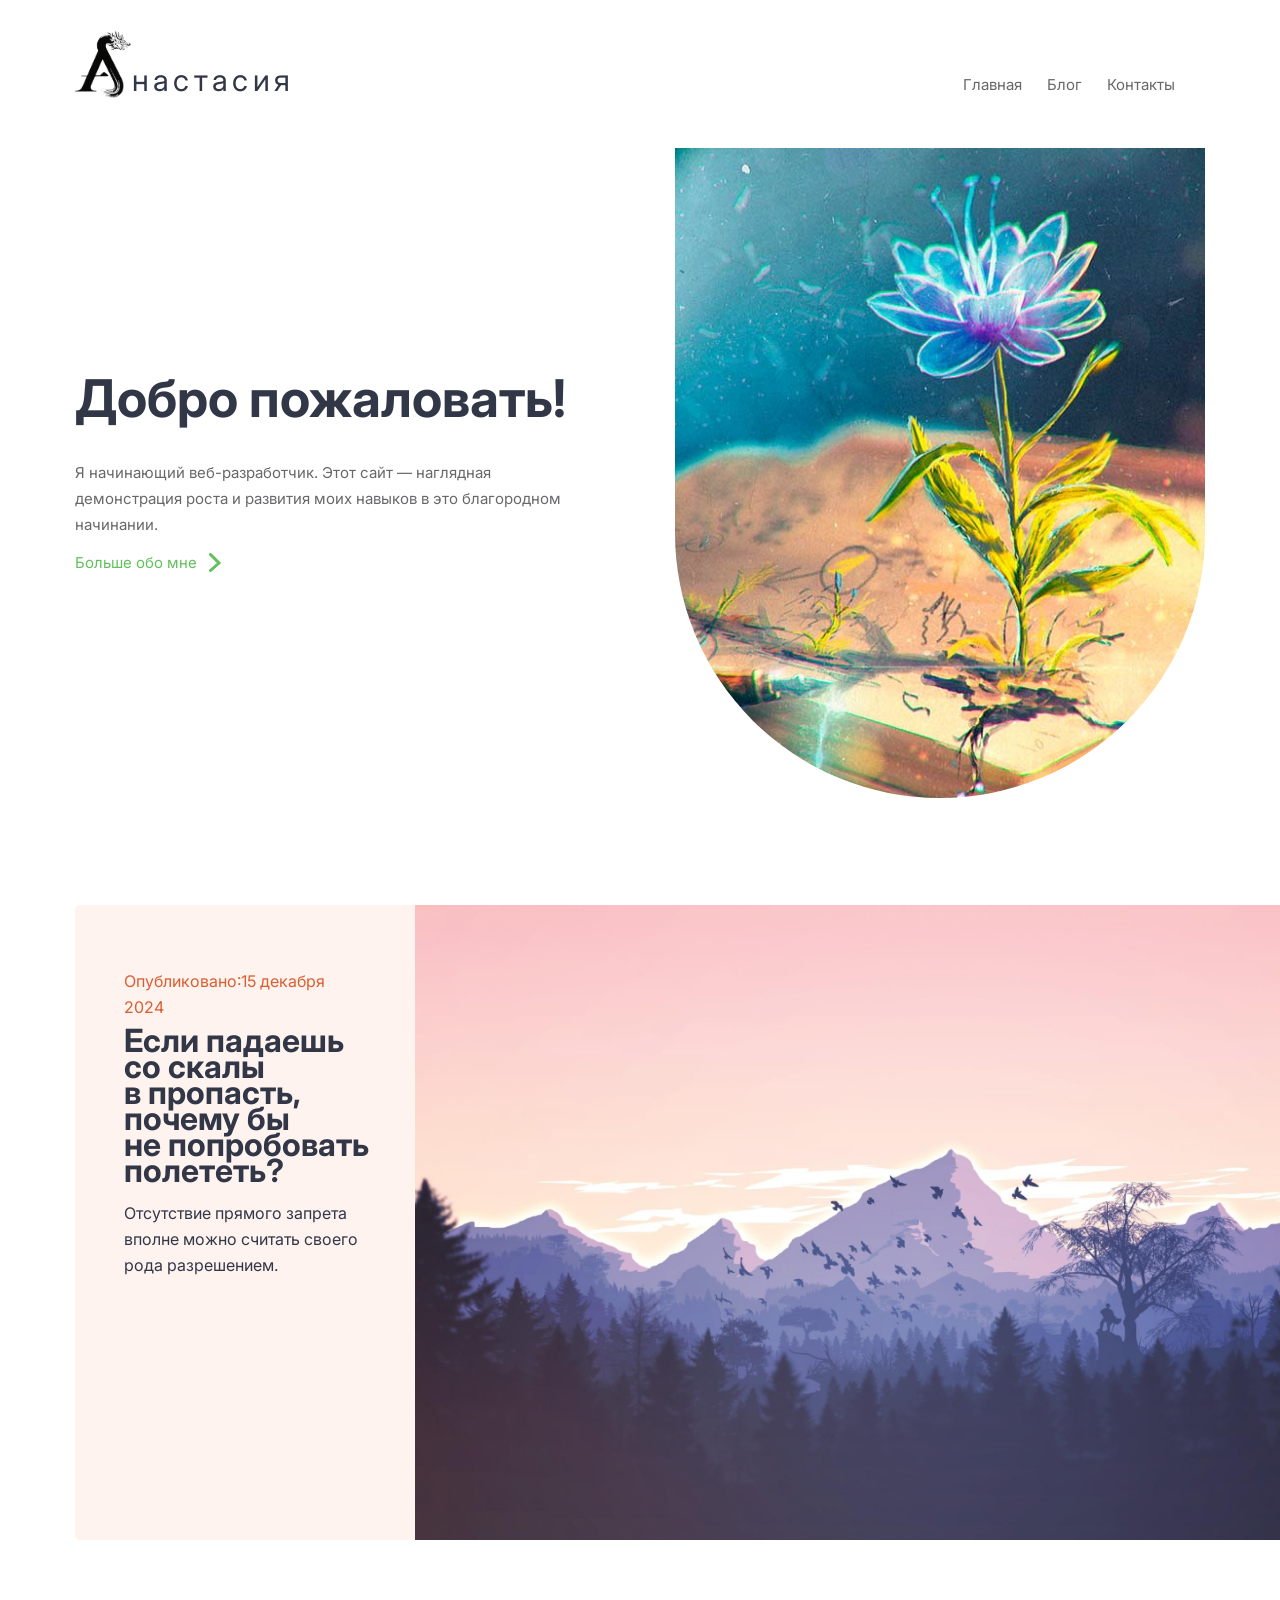
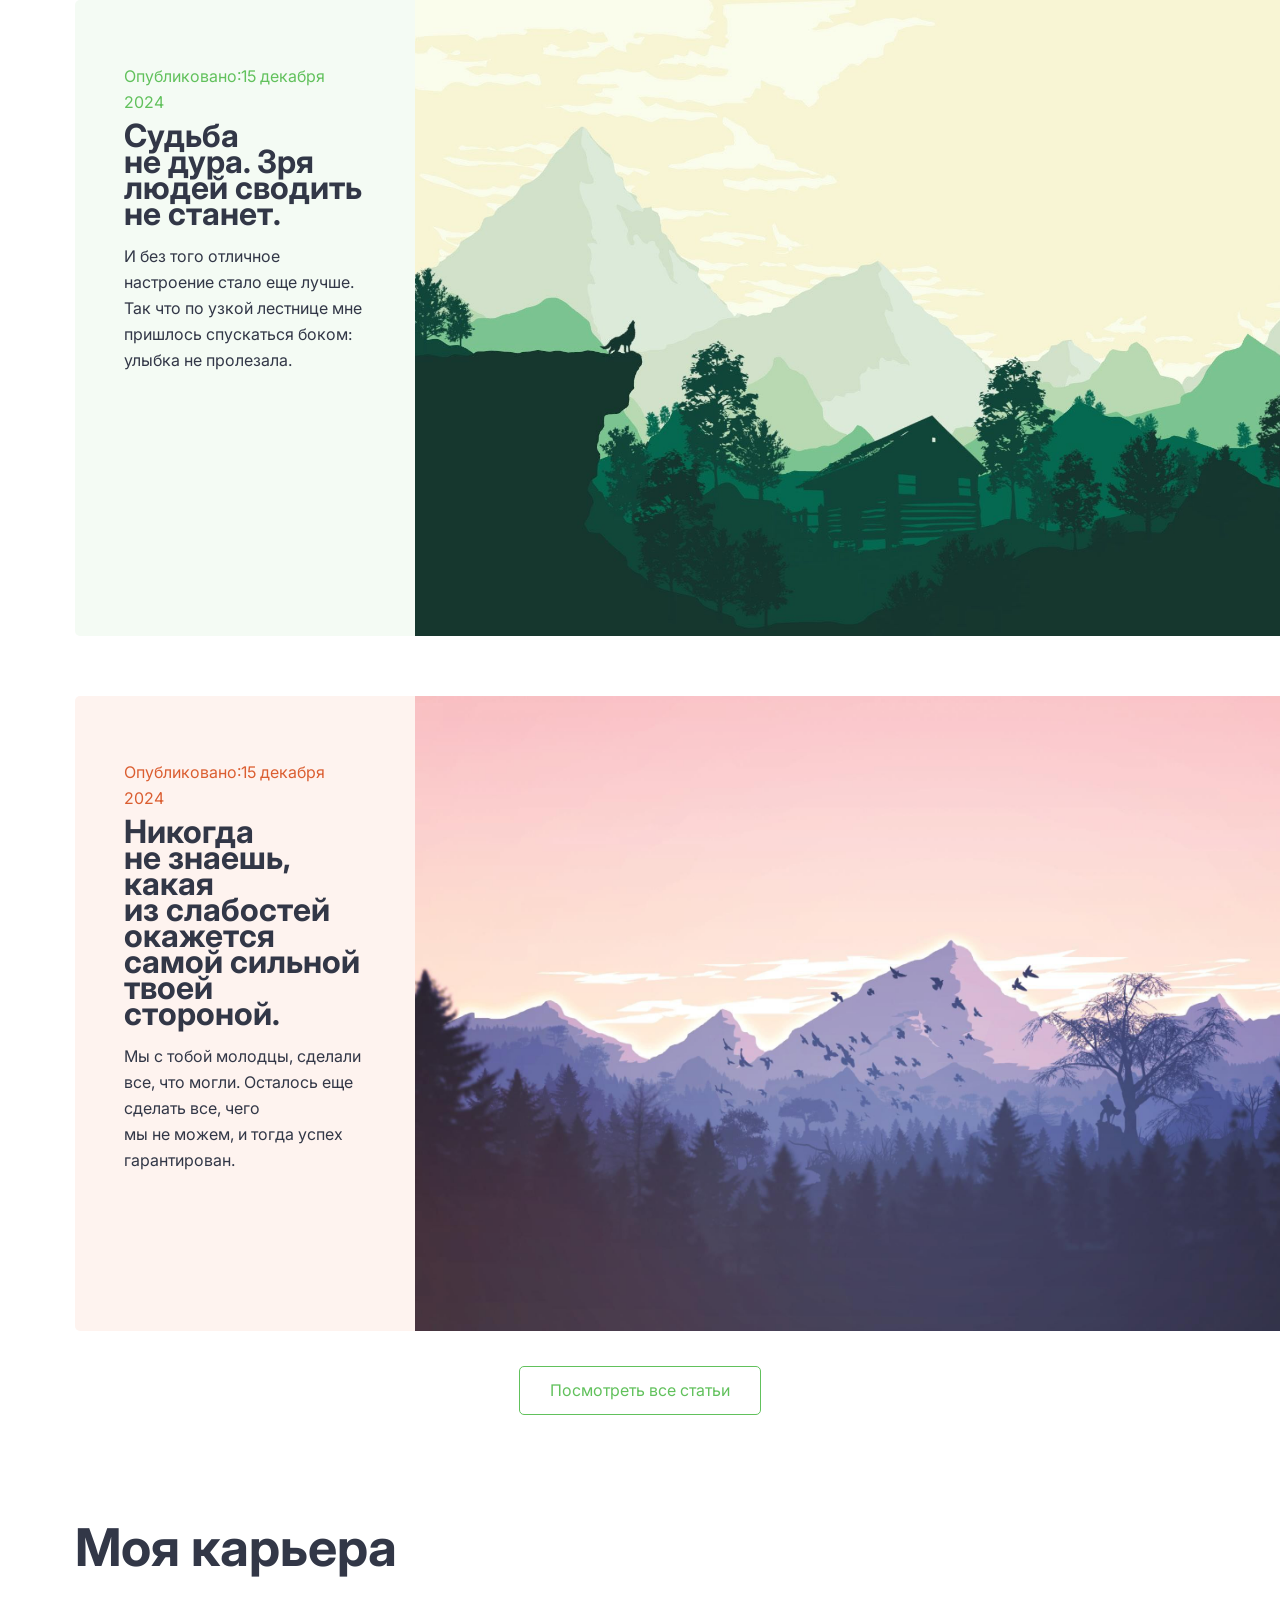
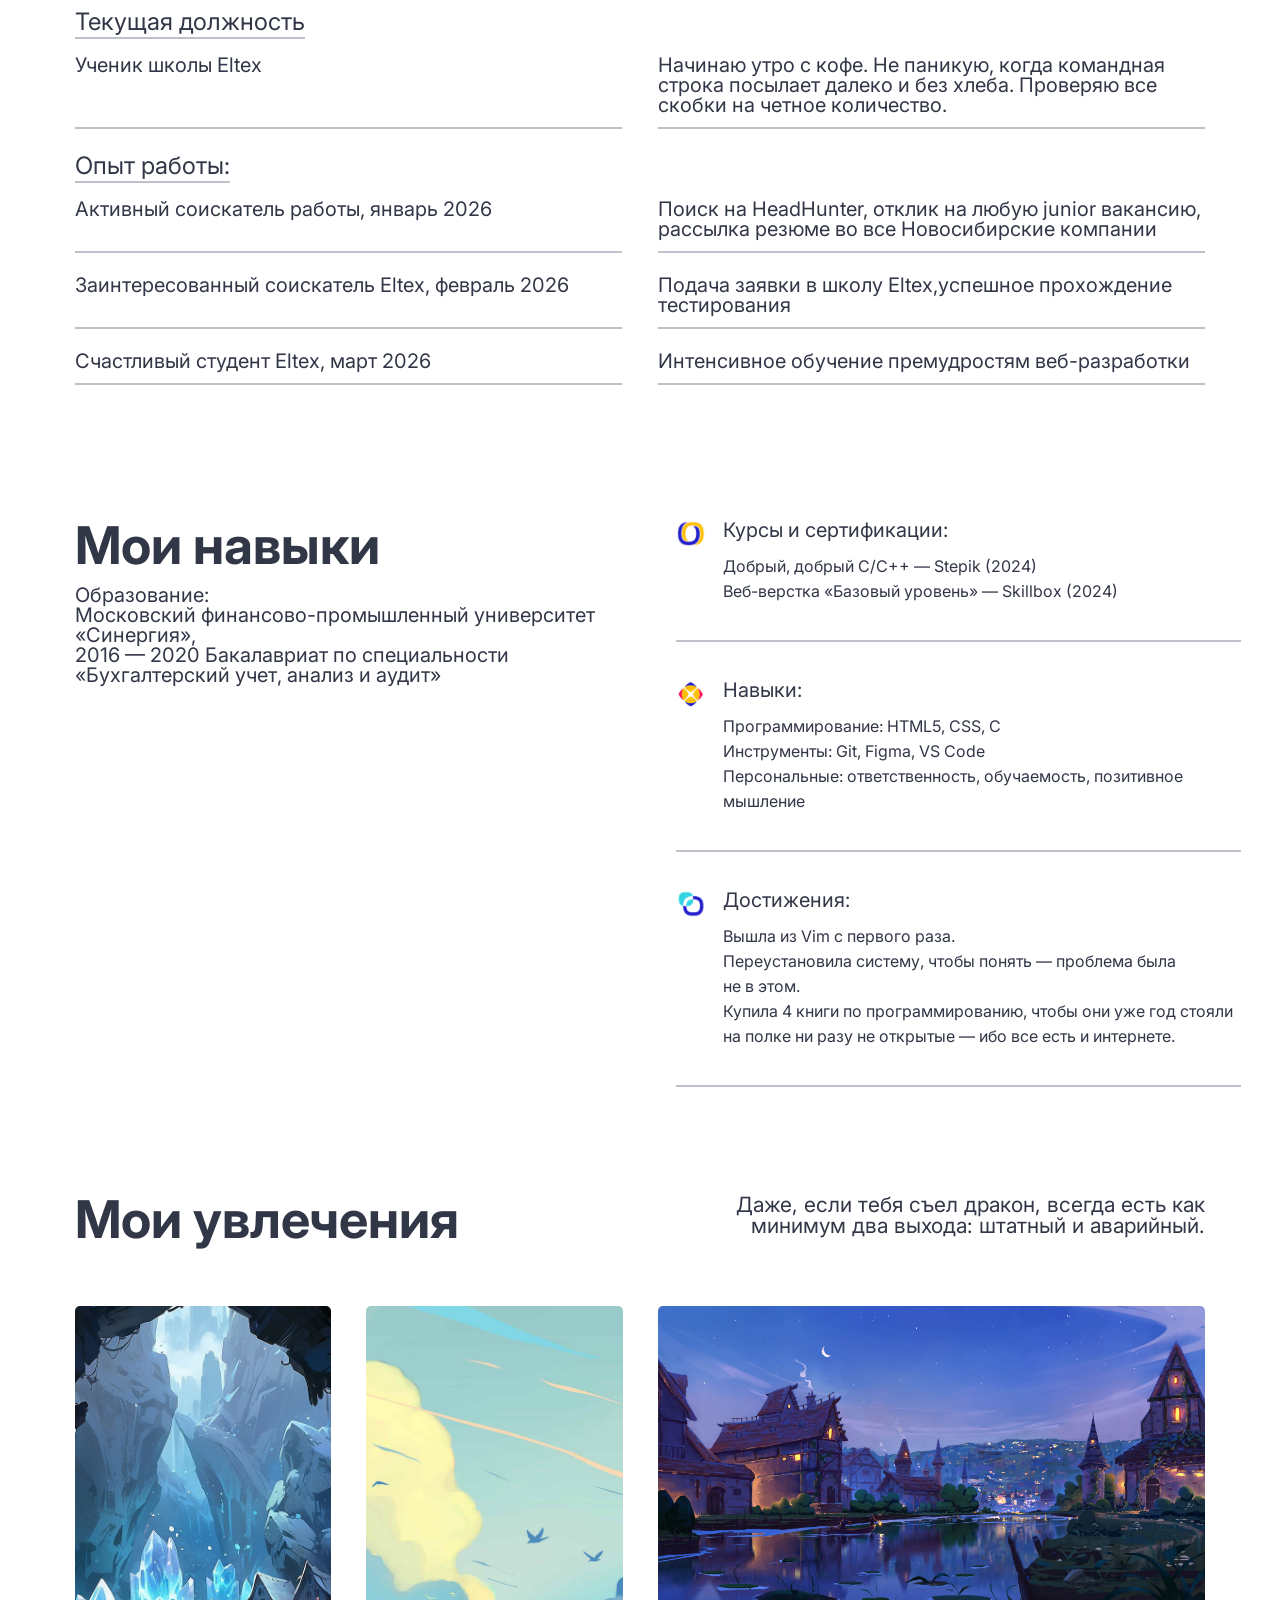
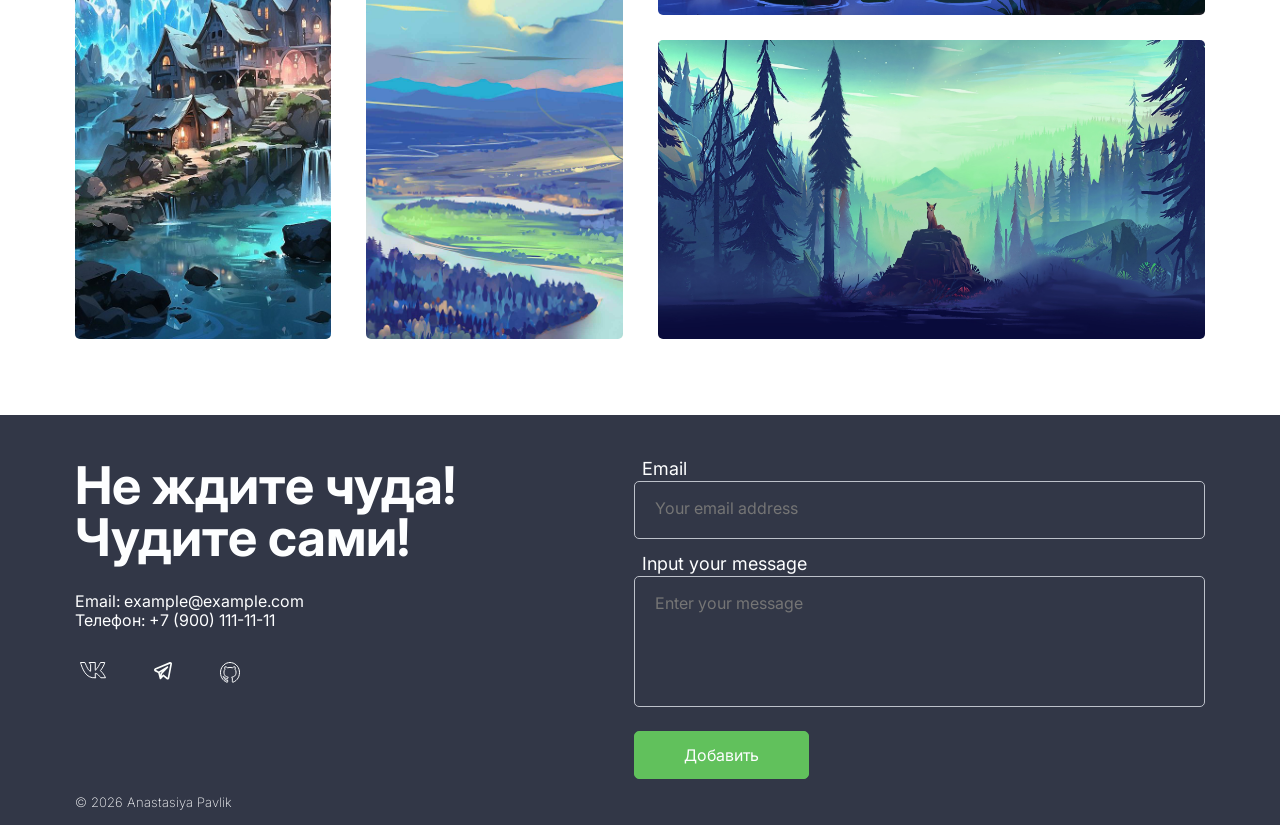
<file: index.html>
<!doctype html>
<html lang="ru">

<head>
  <meta charset="UTF-8" />
  <meta http-equiv="X-UA-Compatible" content="IE=edge" />
  <meta name="viewport" content="width=device-width, initial-scale=1.0" />
  <title>Главная</title>
  <link rel="icon" href="./img/favicon.png" type="image/x-icon" />
  <link rel="stylesheet" href="./css/normalize.css" />
  <link rel="stylesheet" href="./css/fonts.css" />
  <link rel="stylesheet" href="./css/style.css" />
  <link rel="stylesheet" href="css/main.css">
</head>

<body class="page">
  <header class="header">
    <div class="header-container">
      <div class="logo">
        <img class="logo-img" src="./img/logo-a.png" alt="logo-anime-coffee" />
        <p class="logo-text">настасия</p>
      </div>
      <nav class="header-nav">
        <ul class="list-reset header-list">
          <li class="header-list-item">
            <a href="./index.html" class="nav-link">Главная</a>
          </li>
          <li class="header-list-item">
            <a href="./blog.html" class="nav-link">Блог</a>
          </li>
          <li class="header-list-item">
            <a href="#footer" class="nav-link">Контакты</a>
          </li>
        </ul>
      </nav>
    </div>
  </header>

  <main>
    <div class="container main-container flex">
      <section class="hero">
        <div class="hero-wrap hero-left">
          <h1 class="section-title">Добро пожаловать!</h1>
          <p class="section-title visually-hidden">Добро пожаловать!</p>
          <p class="hero-description">
            Я&nbsp;начинающий веб-разработчик. Этот сайт&nbsp;&mdash;
            наглядная демонстрация роста и&nbsp;развития моих навыков
            в&nbsp;это благородном начинании.
          </p>
          <a class="hero-link" href="#">
            <span class="hero-link-text nav-link">Больше обо мне</span>
            <svg width="13" height="19" viewBox="0 0 13 19" fill="none" xmlns="http://www.w3.org/2000/svg">
              <path d="M1.5 1.5L10 10L1.5 17.5" stroke="#61C15C" stroke-width="3" stroke-linecap="round" />
            </svg>
          </a>
        </div>
        <div class="hero-wrap hero-right">
          <!-- <img class="hero-image" src="./img/shkola-iskusstv.jpg" alt="preview photo"> -->
        </div>
      </section>

      <section class="career">
        <div class="career-section">
          <h2 class="section-title">Моя карьера</h2>
          <h3 class="info-title">Текущая должность</h3>
          <div class="career-box">
            <h4 class="description-title text-decor">Ученик школы Eltex</h4>
            <p class="cereer-info-descr text-decor">
              Начинаю утро с&nbsp;кофе. Не&nbsp;паникую, когда командная
              строка посылает далеко и&nbsp;без хлеба. Проверяю все скобки
              на&nbsp;четное количество.
            </p>
          </div>
          <h3 class="info-title">Опыт работы:</h3>
          <div class="career-box">
            <h4 class="description-title text-decor">
              Активный соискатель работы, январь 2026
            </h4>
            <p class="cereer-info-descr text-decor">
              Поиск на&nbsp;HeadHunter, отклик на&nbsp;любую junior вакансию,
              рассылка резюме во&nbsp;все Новосибирские компании
            </p>
            <h4 class="description-title text-decor">
              Заинтересованный соискатель Eltex, февраль 2026
            </h4>
            <p class="cereer-info-descr text-decor">
              Подача заявки в&nbsp;школу Eltex,успешное прохождение
              тестирования
            </p>
            <h4 class="description-title text-decor">
              Счастливый студент Eltex, март 2026
            </h4>
            <p class="cereer-info-descr text-decor">
              Интенсивное обучение премудростям веб-разработки
            </p>
          </div>
        </div>
      </section>

      <section class="skills flex">
        <div class="flex-item skills-wrap">
          <h2 class="section-title skills-title-main">Мои навыки</h2>
          <p class="skills-text">
            Образование:
            <span class="text-d">Московский финансово-промышленный университет
              &laquo;Синергия&raquo;,</span><span class="text-d">2016&nbsp;&mdash; 2020</span>
            <span class="text-d">Бакалавриат по специальности</span>
            <span class="text-d">&laquo;Бухгалтерский учет, анализ и&nbsp;аудит&raquo;</span>
          </p>
        </div>
        <ul class="flex-item list-reset skills-list flex">
          <li class="skills-item skills-item1">
            <article class="flex-wrap flex-wrap-1">
              <div class="wrap-r">
                <h3 class="skills-title">Курсы и сертификации:</h3>
                <ul class="list-descrip list-reset">
                  <li class="list-descrip-item">
                    Добрый, добрый C/C++&nbsp;&mdash; Stepik (2024)
                  </li>
                  <li class="list-descrip-item">
                    Веб-верстка &laquo;Базовый уровень&raquo;&nbsp;&mdash;
                    Skillbox (2024)
                  </li>
                </ul>
              </div>
            </article>
          </li>
          <li class="skills-item skills-item2">
            <div class="flex-wrap flex-wrap-2">
              <div class="wrap-r">
                <h3 class="skills-title">Навыки:</h3>
                <ul class="list-descrip list-reset">
                  <li class="list-descrip-item">
                    Программирование: HTML5, CSS, C
                  </li>
                  <li class="list-descrip-item">
                    Инструменты: Git, Figma, VS&nbsp;Code
                  </li>
                  <li class="list-descrip-item">
                    Персональные: ответственность, обучаемость, позитивное
                    мышление
                  </li>
                </ul>
              </div>
            </div>
          </li>
          <li class="skills-item skills-item3">
            <div class="flex-wrap flex-wrap-3">
              <div class="wrap-r">
                <h3 class="skills-title">Достижения:</h3>
                <ul class="list-descrip list-reset">
                  <li class="list-descrip-item">
                    Вышла из&nbsp;Vim с&nbsp;первого раза.
                  </li>
                  <li class="list-descrip-item">
                    Переустановила систему, чтобы понять&nbsp;&mdash; проблема
                    была не&nbsp;в&nbsp;этом.
                  </li>
                  <li class="list-descrip-item">
                    Купила 4&nbsp;книги по&nbsp;программированию, чтобы они
                    уже год стояли на&nbsp;полке ни&nbsp;разу
                    не&nbsp;открытые&nbsp;&mdash; ибо все есть
                    и&nbsp;интернете.
                  </li>
                </ul>
              </div>
            </div>
          </li>
        </ul>
      </section>

      <section class="articles">
        <div class="article-section flex">
          <h2 class="section-title visually-hidden">Последние статьи</h2>
          <ul class="list-reset articles-list flex">
            <li class="articles-item">
              <article class="article-preview flex">
                <div class="article-preview-text flex">
                  <a href="#" class="article-preview-link">
                    <h3 class="article-title">
                      Если падаешь со&nbsp;скалы в&nbsp;пропасть, почему&nbsp;бы не&nbsp;попробовать полететь?
                    </h3>
                  </a>
                  <p class="article-preview-time">
                    Опубликовано:<time datetime="2024-12-15 19:00">15&nbsp;декабря 2024</time>
                  </p>
                  <p class="article-preview-description">
                    Отсутствие прямого запрета вполне можно считать своего рода разрешением.
                  </p>
                </div>
                <img class="article-img" src="./img/article.jpg" alt="article-preview" />
              </article>
            </li>
            <li class="articles-item">
              <article class="article-preview flex">
                <div class="article-preview-text flex">
                  <a href="#" class="article-preview-link">
                    <h3 class="article-title">
                      Судьба не&nbsp;дура. Зря людей сводить не&nbsp;станет.
                    </h3>
                  </a>
                  <p class="article-preview-time">
                    Опубликовано:<time datetime="2024-12-15 19:00">15&nbsp;декабря 2024</time>
                  </p>
                  <p class="article-preview-description">
                    И&nbsp;без того отличное настроение стало еще лучше. Так что по&nbsp;узкой лестнице мне пришлось спускаться боком: улыбка не&nbsp;пролезала.
                  </p>
                </div>
                <img class="article-img" src="./img/article2.jpg" alt="article-preview" />
              </article>
            </li>
            <li class="articles-item">
              <article class="article-preview flex">
                <div class="article-preview-text flex">
                  <a href="#" class="article-preview-link">
                    <h3 class="article-title">
                      Никогда не&nbsp;знаешь, какая из&nbsp;слабостей окажется самой сильной твоей стороной.
                    </h3>
                  </a>
                  <p class="article-preview-time">
                    Опубликовано:<time datetime="2024-12-15 19:00">15&nbsp;декабря 2024</time>
                  </p>
                  <p class="article-preview-description">
                    Мы&nbsp;с&nbsp;тобой молодцы, сделали все, что могли. Осталось еще сделать все, чего мы&nbsp;не&nbsp;можем, и&nbsp;тогда успех гарантирован.
                  </p>
                </div>
                <img class="article-img" src="./img/article.jpg" alt="article-preview" />
              </article>
            </li>
          </ul>
          <div class="article-btn">
            <button class="btn-reset button" onclick="openLink()">
              Посмотреть все статьи
            </button>
            <script>
              let openLink = () => {
                window.open("./blog.html");
              };
            </script>
          </div>
        </div>
      </section>

      <section class="hobby">
        <h2 class="section-title hobby-title">Мои увлечения</h2>
        <p class="hobby-description">
          Даже, если тебя съел дракон, всегда есть как минимум два выхода: штатный и&nbsp;аварийный.
        </p>

        <div class="hobby-img grid-frame1 flex">
          <!-- <img src="./img/hobby1.jpg" alt="hobby1"> -->
          <article class="hobby-article">
            <blockquote class="quote">
              <p class="quote-title">
                Вернуться к&nbsp;древнейшим истокам, откуда
              </p>
              <p class="quote-text">
                <span class="text-q">Мы&nbsp;жизнь начинали и&nbsp;верили в&nbsp;чудо<br /></span>
                <span class="text-q">За&nbsp;камнем, сиявшим вечерней звездой,<br /></span>
                <span class="text-q">вернуться за&nbsp;кладом, готовиться к&nbsp;бою,<br /></span>
                <span class="text-q">Венуться для мщенья за&nbsp;павших на&nbsp;брани,<br /></span>
                <span class="text-q">Сражаться, врагов разметая руками...<br /></span>
                <span class="text-q">Вернуться за&nbsp;солнцем, небесным покоем,<br /></span>
                <span class="text-q">За&nbsp;старой легендой и&nbsp;новой любовью</span>
              </p>
            </blockquote>
          </article>
        </div>
        <div class="hobby-img grid-frame2">
          <!-- <img src="./img/hobby2.jpg" alt="hobby2"> -->
        </div>
        <div class="hobby-img grid-frame3">
          <img src="./img/hobby3.jpg" alt="hobby3" />
        </div>
        <div class="hobby-img grid-frame4">
          <img src="./img/hobby4.jpg" alt="hobby4" />
        </div>
      </section>
    </div>
  </main>

  <footer id="footer" class="footer">
    <div class="container footer-page flex">
      <div class="footer-container flex">
        <section class="contacts flex">
          <h2 class="section-title footer-title">Не&nbsp;ждите чуда! Чудите cами!</h2>
          <ul class="list-reset contacts-list">
            <li class="contact-item">
              <p class="contact-item-descr">
                Email: <a href="mailto:example@example.com" class="contact-item-link">example@example.com</a>
              </p>
            </li>
            <li class="contact-item">
              <p class="contact-item-descr">
                Телефон: <a href="tel:+79001111111" class="contact-item-link">+7 (900) 111-11-11</a>
              </p>
            </li>
          </ul>
          <ul class="list-reset social-list flex">
            <li><a href="#" class="social-item-link">
                <svg width="26" height="17" viewBox="0 0 26 17" fill="none" xmlns="http://www.w3.org/2000/svg">
                  <path
                    d="M15.2756 15.762V11.264C18.1346 11.7247 19.0385 14.1024 20.859 15.762H25.5C24.3397 13.0245 22.6084 10.5999 20.4359 8.66954C22.1026 6.24442 23.8718 3.96156 24.7372 0.5H20.5192C18.8654 3.14867 17.9936 6.25119 15.2756 8.29697V0.5H9.15385L10.6154 2.41029V9.21824C8.24359 8.92696 6.64103 4.3409 4.90385 0.5H0.5C2.10256 5.68895 5.47436 17.0762 15.2756 15.762Z"
                    stroke="#FAFBFD" stroke-linecap="round" stroke-linejoin="round" />
                </svg>
              </a></li>
            <li><a href="#" class="social-item-link">
                <svg width="18" height="18" viewBox="0 0 18 18" fill="none" xmlns="http://www.w3.org/2000/svg">
                  <path fill-rule="evenodd" clip-rule="evenodd"
                    d="M17.9654 2.09463C18.2244 0.744938 16.9841 -0.376683 15.7817 0.119877L1.04234 6.20659C-0.300459 6.76111 -0.360291 8.76807 0.946746 9.41279L4.15656 10.9963L5.68351 16.7084C5.76283 17.0051 5.98311 17.2349 6.26258 17.3123C6.54206 17.3896 6.83899 17.3032 7.04314 17.085L9.39524 14.5709L12.6901 17.2122C13.6465 17.9789 15.0241 17.4204 15.2643 16.1687L17.9654 2.09463ZM1.62966 7.83133L16.369 1.74462L13.6679 15.8188L9.8077 12.7243C9.48332 12.4642 9.02939 12.4987 8.74266 12.8052L7.73522 13.882L8.03793 12.1026L13.969 5.76332C14.2577 5.45481 14.2882 4.96561 14.0404 4.61887C13.7926 4.27214 13.3431 4.17488 12.9887 4.39135L4.79761 9.39407L1.62966 7.83133ZM5.79633 10.7902L6.29042 12.6386L6.48011 11.5234C6.50977 11.3491 6.58844 11.1886 6.70563 11.0634L8.51443 9.13019L5.79633 10.7902Z"
                    fill="#FCFEFC" />
                </svg>
              </a></li>
            <li><a href="#" class="social-item-link">
                <svg width="20" height="21" viewBox="0 0 20 21" fill="none" xmlns="http://www.w3.org/2000/svg">
                  <path fill-rule="evenodd" clip-rule="evenodd"
                    d="M10 0.500001C7.74456 0.498765 5.56237 1.3538 3.84416 2.91199C2.12596 4.47019 0.983956 6.62978 0.622647 9.00406C0.261337 11.3784 0.704318 13.8123 1.87227 15.87C3.04022 17.9277 4.85686 19.4749 6.9969 20.2344C7.47386 20.3286 7.64609 20.0177 7.64609 19.7634C7.64609 19.5091 7.64609 18.8874 7.64609 18.0443C4.9963 18.6566 4.44868 16.6879 4.44868 16.6879C4.27341 16.0649 3.89207 15.5311 3.37551 15.1854C2.51433 14.559 3.44175 14.5684 3.44175 14.5684C3.74257 14.6133 4.02982 14.7308 4.28161 14.912C4.5334 15.0932 4.74309 15.3333 4.89472 15.614C5.74266 17.1636 7.10289 16.7161 7.65934 16.4571C7.70328 15.9426 7.9178 15.4616 8.26438 15.1006C6.15338 14.8463 3.93638 13.9797 3.93638 10.0987C3.92239 9.09193 4.27365 8.11829 4.91681 7.38114C4.6246 6.50815 4.6578 5.54885 5.00955 4.70121C5.00955 4.70121 5.80449 4.42804 7.6196 5.73739C9.17521 5.28523 10.8159 5.28523 12.3716 5.73739C14.1867 4.42804 14.9816 4.70121 14.9816 4.70121C15.3307 5.5495 15.3638 6.50771 15.0744 7.38114C15.7163 8.11876 16.066 9.0925 16.0504 10.0987C16.0504 13.9891 13.8422 14.8416 11.7179 15.0959C11.9459 15.3422 12.1214 15.6379 12.2327 15.963C12.3439 16.2881 12.3883 16.6349 12.3627 16.9799C12.3627 18.3316 12.3627 19.4243 12.3627 19.7587C12.3627 20.0931 12.535 20.3427 13.0163 20.2297C15.1542 19.4672 16.9679 17.9184 18.1331 15.8604C19.2984 13.8024 19.739 11.3695 19.3762 8.99671C19.0135 6.62397 17.871 4.46627 16.1532 2.90958C14.4353 1.35288 12.2542 0.498763 10 0.500001Z"
                    stroke="#FDFEFF" stroke-linecap="round" stroke-linejoin="round" />
                </svg>
              </a></li>
          </ul>

          <!-- <table>
            <caption>
              Социальные сети:
            </caption>
            <tbody>
              <tr>
                <td><a href="#" class="social-link">Instagram</a></td>
                <td><a href="#" class="social-link">Telegram</a></td>
                <td><a href="#" class="social-link">WhatsApp</a></td>
                <td><a href="#" class="social-link">GitHub</a></td>
              </tr>
            </tbody>
          </table> -->
        </section>

        <section class="footer-form">
          <form class="form flex" action="https://jsonplaceholder.typicode.com/posts" method="post">
            <div class="form-filing flex">
              <div class="form-wrap">
                <label for="i-email" class="label">Email</label>
                <input id="i-email" class="form-input footer-form-color" type="text" name="Email" placeholder="Your email address"
                  required="">
              </div>
              <div class="form-wrap">
                <label for="i-text" class="label">Input your message</label>
                <textarea id="i-text" class="form-input textarea footer-form-color footer-form-textarea-color" name="message" placeholder="Enter your message"
                  rows="5" required=""></textarea>
              </div>
            </div>
            <div>
              <button class="button form-button" type="submit">Добавить</button>
            </div>
          </form>
        </section>
      </div>

      <p class="footer-copyright">
        © 2026 Anastasiya Pavlik
      </p>

    </div>

  </footer>
</body>

</html>
</file>
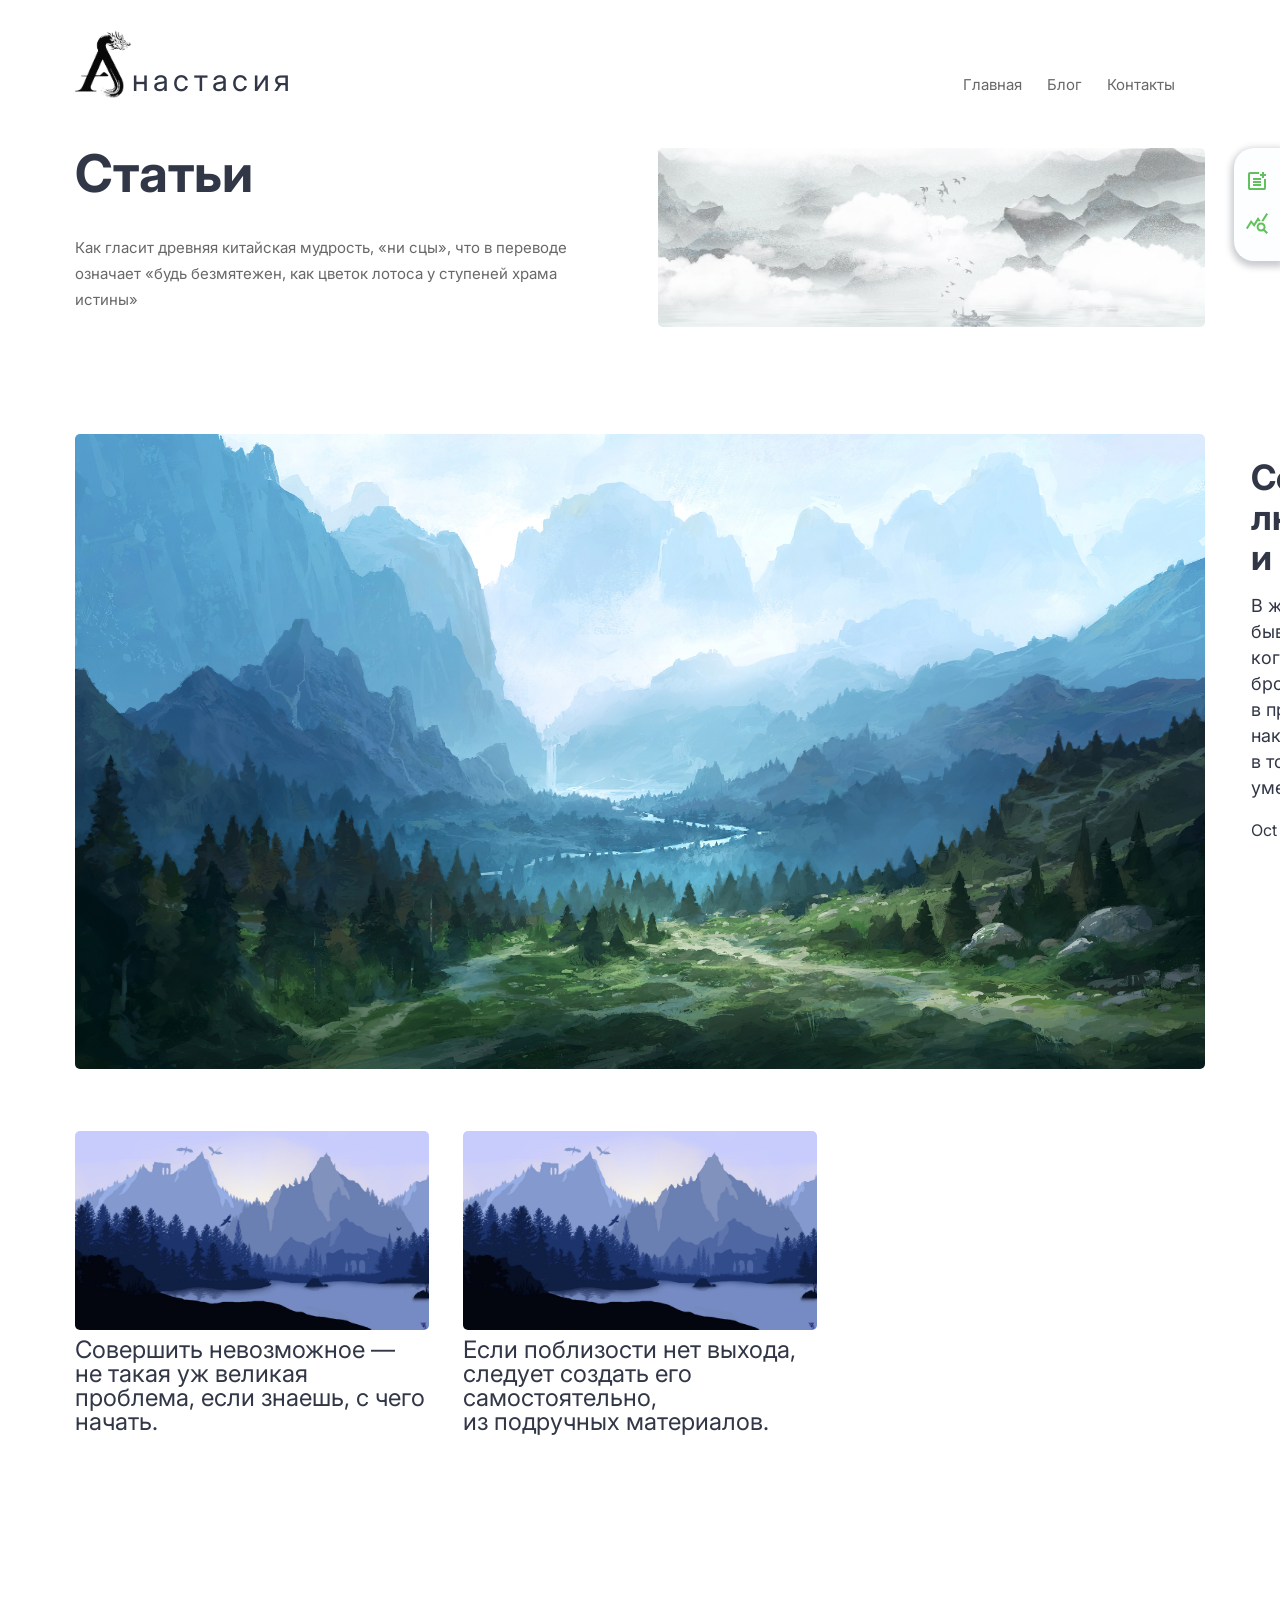
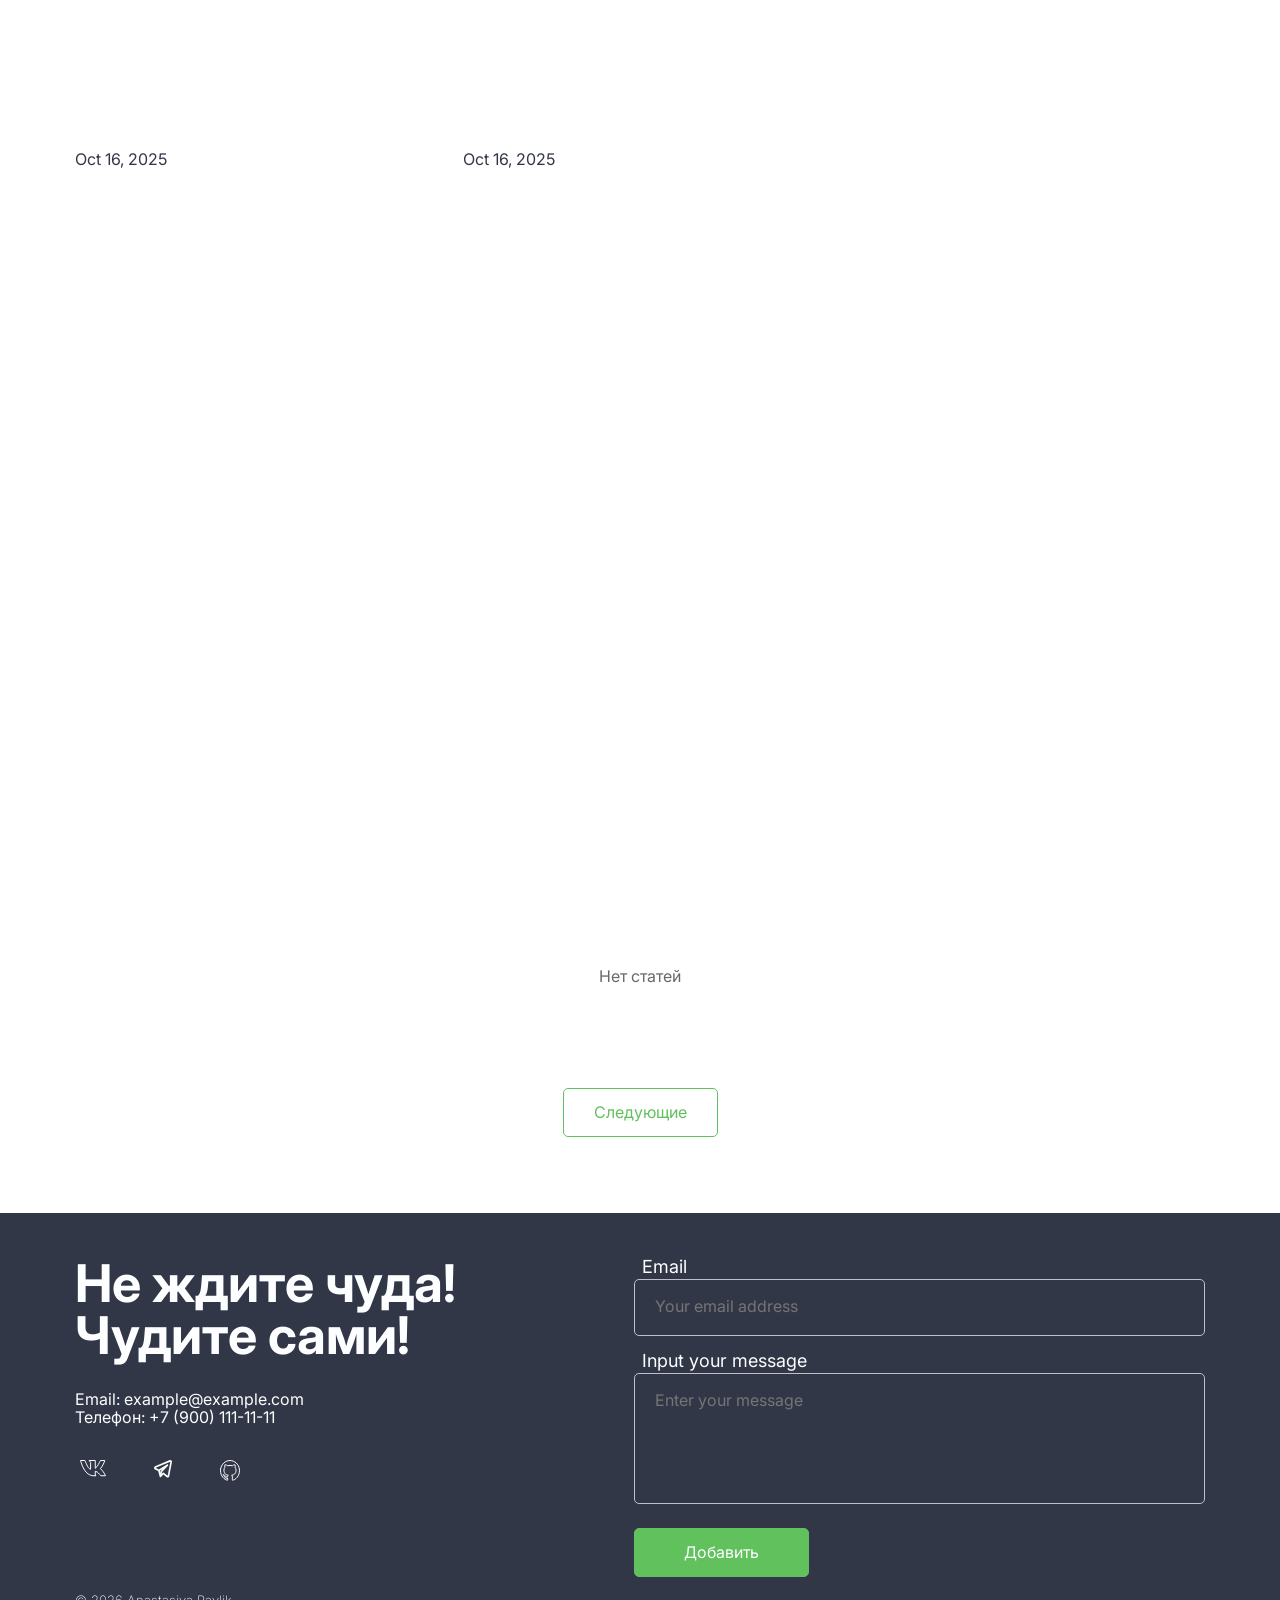
<file: blog.html>
<!DOCTYPE html>
<html lang="ru">

<head>
  <meta charset="UTF-8">
  <meta http-equiv="X-UA-Compatible" content="IE=edge">
  <meta name="viewport" content="width=device-width, initial-scale=1.0">
  <title>Блог</title>
  <link rel="icon" href="./img/favicon.png" type="image/x-icon" />
  <link rel="stylesheet" href="./css/normalize.css" />
  <link rel="stylesheet" href="./css/fonts.css" />
  <link rel="stylesheet" href="./css/style.css" />
  <link rel="stylesheet" href="./css/blog.css">
  <link rel="stylesheet" href="css/media.css">
</head>

<body class="page">
  <header class="header">
    <div class="header-container">
      <div class="logo">
        <img class="logo-img" src="./img/logo-a.png" alt="logo-anime-coffee" />
        <p class="logo-text">настасия</p>
      </div>
      <nav class="header-nav">
        <ul class="list-reset header-list">
          <li class="header-list-item">
            <a href="./index.html" class="nav-link">Главная</a>
          </li>
          <li class="header-list-item">
            <a href="./blog.html" class="nav-link">Блог</a>
          </li>
          <li class="header-list-item">
            <a href="#footer" class="nav-link">Контакты</a>
          </li>
        </ul>
      </nav>
    </div>
  </header>

  <aside class="aside">
    <div class="aside-container">
      <div class="acide-content flex">
        <button id="toggle-btn" class="btn-reset aside-btn" data-title="Добавить статью">
          <svg width="18" height="18" viewBox="0 0 18 18" fill="none" xmlns="http://www.w3.org/2000/svg">
          <path d="M2 18C1.45 18 0.979 17.8043 0.587 17.413C0.195667 17.021 0 16.55 0 16V2C0 1.45 0.195667 0.979 0.587 0.587C0.979 0.195667 1.45 0 2 0H11V2H2V16H16V7H18V16C18 16.55 17.8043 17.021 17.413 17.413C17.021 17.8043 16.55 18 16 18H2ZM5 14V12H13V14H5ZM5 11V9H13V11H5ZM5 8V6H13V8H5ZM14 6V4H12V2H14V0H16V2H18V4H16V6H14Z" fill="#61C15C"/>
          </svg>
        </button>
        <button class="btn-reset aside-btn" data-title="Посмотреть статистику" id="openModal">
          <svg width="22" height="21" viewBox="0 0 22 21" fill="none" xmlns="http://www.w3.org/2000/svg">
          <path d="M18.88 16.47C19.32 15.77 19.58 14.96 19.58 14.08C19.58 11.59 17.57 9.58 15.08 9.58C12.59 9.58 10.58 11.59 10.58 14.08C10.58 16.57 12.59 18.58 15.07 18.58C15.95 18.58 16.77 18.32 17.46 17.88L20.58 21L22 19.58L18.88 16.47ZM15.08 16.58C13.7 16.58 12.58 15.46 12.58 14.08C12.58 12.7 13.7 11.58 15.08 11.58C16.46 11.58 17.58 12.7 17.58 14.08C17.58 15.46 16.46 16.58 15.08 16.58ZM14.72 8.08C13.98 8.1 13.27 8.26 12.62 8.53L12.07 7.7L8.27 13.88L5.26 10.36L1.63 16.17L0 15L5 7L8 10.5L12 4L14.72 8.08ZM17.31 8.58C16.67 8.3 15.98 8.13 15.26 8.09L20.38 0L22 1.18L17.31 8.58Z" fill="#61C15C"/>
          </svg>
        </button>
      </div>
    </div>
  </aside>

  <main>
    <div class="container main-container flex">
      <section class="hero flex">
        <div class="hero-wrap hero-left">
          <h1 class="section-title">Статьи</h1>
          <p class="hero-description">Как гласит древняя китайская мудрость, &laquo;ни&nbsp;сцы&raquo;,
          что в&nbsp;переводе означает &laquo;будь безмятежен, как цветок лотоса у&nbsp;ступеней храма истины&raquo;</p>
        </div>
        <div class="hero-wrap hero-right"></div>
      </section>

      <section class="articles flex">
        <div class="article-container" id="article-container">
          <article id="article" class="article-grid flex">
            <button class="article-close" type="button" data-close aria-label="Закрыть">
              <svg width="14" height="18" viewBox="0 0 14 18" fill="none" xmlns="http://www.w3.org/2000/svg">
              <path d="M11 6V16H3V6H11ZM9.5 0H4.5L3.5 1H0V3H14V1H10.5L9.5 0ZM13 4H1V16C1 17.1 1.9 18 3 18H11C12.1 18 13 17.1 13 16V4Z" fill="#61C15C"/>
              </svg>
            </button>
            <div class="article-preview flex">
              <a href="#" class="article-preview-link">
                <h3 class="article-title">Себя надо любить и&nbsp;хвалить!</h3>
              </a>
              <p class="article-preview-time"><time datetime="2025-10-16 19:00">Oct 16, 2025</time></p>
              <p class="article-preview-description">В&nbsp;жизни каждого бывают моменты, когда следует броситься в&nbsp;пропасть, чтобы наконец убедиться в&nbsp;том, что всегда умел летать.</p>
            </div>
            <img class="article-img article-img-first" src="./img/article-first.jpeg" alt="First article image">
          </article>
          <article id="article" class="article-grid flex">
            <button class="article-close" type="button" data-close aria-label="Закрыть">
              <svg width="14" height="18" viewBox="0 0 14 18" fill="none" xmlns="http://www.w3.org/2000/svg">
              <path d="M11 6V16H3V6H11ZM9.5 0H4.5L3.5 1H0V3H14V1H10.5L9.5 0ZM13 4H1V16C1 17.1 1.9 18 3 18H11C12.1 18 13 17.1 13 16V4Z" fill="#61C15C"/>
              </svg>
            </button>
            <div class="article-preview flex">
              <a href="#" class="article-preview-link">
                <h3 class="article-title">Совершить невозможное&nbsp;&mdash; не&nbsp;такая уж&nbsp;великая проблема, если знаешь, с&nbsp;чего начать.</h3>
              </a>
              <p class="article-preview-time"><time datetime="2025-10-16 19:00">Oct 16, 2025</time></p>
              <p class="article-preview-description">В&nbsp;жизни каждого бывают моменты, когда следует броситься в&nbsp;пропасть, чтобы наконец убедиться в&nbsp;том, что всегда умел летать.</p>
            </div>
            <img class="article-img article-img-second" src="./img/article3.jpg" alt="Article image">
          </article>
          <article id="article" class="article-grid flex">
            <button class="article-close" type="button" data-close aria-label="Закрыть">
              <svg width="14" height="18" viewBox="0 0 14 18" fill="none" xmlns="http://www.w3.org/2000/svg">
              <path d="M11 6V16H3V6H11ZM9.5 0H4.5L3.5 1H0V3H14V1H10.5L9.5 0ZM13 4H1V16C1 17.1 1.9 18 3 18H11C12.1 18 13 17.1 13 16V4Z" fill="#61C15C"/>
              </svg>
            </button>
            <div class="article-preview flex">
              <a href="#" class="article-preview-link">
                <h3 class="article-title">Если поблизости нет выхода, следует создать его самостоятельно, из&nbsp;подручных материалов.</h3>
              </a>
              <p class="article-preview-time"><time datetime="2025-10-16 19:00">Oct 16, 2025</time></p>
              <p class="article-preview-description">В&nbsp;жизни каждого бывают моменты, когда следует броситься в&nbsp;пропасть, чтобы наконец убедиться в&nbsp;том, что всегда умел летать.</p>
            </div>
            <img class="article-img article-img-second" src="./img/article3.jpg" alt="Article image">
          </article>
          <!-- <article id="article" class="article-grid flex">
            <button class="article-close" type="button" data-close aria-label="Закрыть">
              <svg width="14" height="18" viewBox="0 0 14 18" fill="none" xmlns="http://www.w3.org/2000/svg">
              <path d="M11 6V16H3V6H11ZM9.5 0H4.5L3.5 1H0V3H14V1H10.5L9.5 0ZM13 4H1V16C1 17.1 1.9 18 3 18H11C12.1 18 13 17.1 13 16V4Z" fill="#61C15C"/>
              </svg>
            </button>
            <div class="article-preview flex">
              <a href="#" class="article-preview-link">
                <h3 class="article-title">Порой решительный шаг вперед является результатом хорошего пинка под зад.</h3>
              </a>
              <p class="article-preview-time"><time datetime="2025-10-16 19:00">Oct 16, 2025</time></p>
              <p class="article-preview-description">В&nbsp;жизни каждого бывают моменты, когда следует броситься в&nbsp;пропасть, чтобы наконец убедиться в&nbsp;том, что всегда умел летать.</p>
            </div>
            <img class="article-img article-img-second" src="./img/article3.jpg" alt="Article image">
          </article> -->
          <!-- <article id="article" class="article-grid flex">
            <button class="article-close" type="button" data-close aria-label="Закрыть">
              <svg width="14" height="18" viewBox="0 0 14 18" fill="none" xmlns="http://www.w3.org/2000/svg">
              <path d="M11 6V16H3V6H11ZM9.5 0H4.5L3.5 1H0V3H14V1H10.5L9.5 0ZM13 4H1V16C1 17.1 1.9 18 3 18H11C12.1 18 13 17.1 13 16V4Z" fill="#61C15C"/>
              </svg>
            </button>
            <div class="article-preview flex">
              <a href="#" class="article-preview-link">
                <h3 class="article-title">Несите чушь бережно, стараясь не&nbsp;расплескать. Хороша только полная чушь.</h3>
              </a>
              <p class="article-preview-time"><time datetime="2025-10-16 19:00">Oct 16, 2025</time></p>
              <p class="article-preview-description">В&nbsp;жизни каждого бывают моменты, когда следует броситься в&nbsp;пропасть, чтобы наконец убедиться в&nbsp;том, что всегда умел летать.</p>
            </div>
            <img class="article-img article-img-second" src="./img/article3.jpg" alt="Article image">
          </article> -->
          <!-- <article id="article" class="article-grid flex">
            <button class="article-close" type="button" data-close aria-label="Закрыть">
              <svg width="14" height="18" viewBox="0 0 14 18" fill="none" xmlns="http://www.w3.org/2000/svg">
              <path d="M11 6V16H3V6H11ZM9.5 0H4.5L3.5 1H0V3H14V1H10.5L9.5 0ZM13 4H1V16C1 17.1 1.9 18 3 18H11C12.1 18 13 17.1 13 16V4Z" fill="#61C15C"/>
              </svg>
            </button>
            <div class="article-preview flex">
              <a href="#" class="article-preview-link">
                <h3 class="article-title">Делай вид, что у&nbsp;тебя всё в&nbsp;полном порядке. Ты&nbsp;удивишься, когда поймёшь, насколько это эффективный метод.</h3>
              </a>
              <p class="article-preview-time"><time datetime="2025-10-16 19:00">Oct 16, 2025</time></p>
              <p class="article-preview-description">В&nbsp;жизни каждого бывают моменты, когда следует броситься в&nbsp;пропасть, чтобы наконец убедиться в&nbsp;том, что всегда умел летать.</p>
            </div>
            <img class="article-img article-img-second" src="./img/article3.jpg" alt="Article image">
          </article> -->
          <!-- <article id="article" class="article-grid flex">
            <button class="article-close" type="button" data-close aria-label="Закрыть">
              <svg width="14" height="18" viewBox="0 0 14 18" fill="none" xmlns="http://www.w3.org/2000/svg">
              <path d="M11 6V16H3V6H11ZM9.5 0H4.5L3.5 1H0V3H14V1H10.5L9.5 0ZM13 4H1V16C1 17.1 1.9 18 3 18H11C12.1 18 13 17.1 13 16V4Z" fill="#61C15C"/>
              </svg>
            </button>
            <div class="article-preview flex">
              <a href="#" class="article-preview-link">
                <h3 class="article-title">Да&nbsp;здравствует раздвоение личности&nbsp;&mdash; кратчайший путь к&nbsp;душевному равновесию!</h3>
              </a>
              <p class="article-preview-time"><time datetime="2025-10-16 19:00">Oct 16, 2025</time></p>
              <p class="article-preview-description">В&nbsp;жизни каждого бывают моменты, когда следует броситься в&nbsp;пропасть, чтобы наконец убедиться в&nbsp;том, что всегда умел летать.</p>
            </div>
            <img class="article-img article-img-second" src="./img/article3.jpg" alt="Article image">
          </article> -->

                    <!-- Шаблон статьи -->
          <!-- <template id="article-template">
            <article class="article-grid flex">
              <div class="article-preview flex">
                <a href="#" class="article-preview-link">
                  <h3 class="article-title"></h3>
                </a>
                <p class="article-preview-time"><time ></time></p>
                <p class="article-preview-description"></p>
              </div>
              <img class="article-img" src="./img/article3.jpg" alt="Article image">
            </article>
          </template> -->

        </div>
        <p id="empty-message" class="empty-message">Нет статей</p>
        <div class="article-btn">
          <button class="btn-reset button">Следующие</button>
        </div>
      </section>
    </div>

    <div class="container hidden-container flex">
      <section class="main-form">
        <h2 class="form-title">Добавить статью</h2>
        <form class="form flex" action="https://jsonplaceholder.typicode.com/posts" method="post">
          <div class="form-filing flex">
              <div class="form-wrap">
                <label for="title" class="label">Заголовок</label>
                <input id="title" class="form-input" type="text" name="Заголовок" placeholder="Заголовок статьи" required="">
              </div>
              <div class="form-wrap">
                <label for="artic-text" class="label">Текст статьи</label>
                <textarea id="artic-text" class="form-input textarea" name="Текст статьи" placeholder="Текст статьи" rows="5" required=""></textarea>
              </div>
            </div>
            <div class="main-btn flex">
              <button id="add-article-button" class="button form-button main-form-btn" type="submit">Добавить</button>
              <button class="btn-reset button main-form-btn" type="submit">Отмена</button>
            </div>
        </form>
      </section>

      <section class="statistic">
        <dialog id="modalwindow" class="dialogwindow">
          <div class="modal flex">
            <div class="modal-header flex">
              <h2 class="modal-title" id="dialogTitle">Статистика страницы</h2>
              <button class="modal-close" type="button" data-close aria-label="Закрыть">✕</button>
            </div>
            <div class="modal-body flex">
              <div class="modal-body-r">
                <p class="modal-text">Всего статей:</p>
                <p class="modal-mean">10</p>
              </div>
              <div class="modal-body-l">
                <p class="modal-text">Комментарии:</p>
                <p class="modal-mean">0</p>
              </div>
            </div>
          </div>
        </dialog>
      </section>
    </div>

  </main>

  <footer id="footer" class="footer">
    <div class="container footer-page flex">
      <div class="footer-container flex">
        <section class="contacts flex">
          <h2 class="section-title footer-title">Не&nbsp;ждите чуда! Чудите cами!</h2>
          <ul class="list-reset contacts-list">
            <li class="contact-item">
              <p class="contact-item-descr">
                Email: <a href="mailto:example@example.com" class="contact-item-link">example@example.com</a>
              </p>
            </li>
            <li class="contact-item">
              <p class="contact-item-descr">
                Телефон: <a href="tel:+79001111111" class="contact-item-link">+7 (900) 111-11-11</a>
              </p>
            </li>
          </ul>
          <ul class="list-reset social-list flex">
            <li><a href="#" class="social-item-link">
                <svg width="26" height="17" viewBox="0 0 26 17" fill="none" xmlns="http://www.w3.org/2000/svg">
                  <path
                    d="M15.2756 15.762V11.264C18.1346 11.7247 19.0385 14.1024 20.859 15.762H25.5C24.3397 13.0245 22.6084 10.5999 20.4359 8.66954C22.1026 6.24442 23.8718 3.96156 24.7372 0.5H20.5192C18.8654 3.14867 17.9936 6.25119 15.2756 8.29697V0.5H9.15385L10.6154 2.41029V9.21824C8.24359 8.92696 6.64103 4.3409 4.90385 0.5H0.5C2.10256 5.68895 5.47436 17.0762 15.2756 15.762Z"
                    stroke="#FAFBFD" stroke-linecap="round" stroke-linejoin="round" />
                </svg>
              </a></li>
            <li><a href="#" class="social-item-link">
                <svg width="18" height="18" viewBox="0 0 18 18" fill="none" xmlns="http://www.w3.org/2000/svg">
                  <path fill-rule="evenodd" clip-rule="evenodd"
                    d="M17.9654 2.09463C18.2244 0.744938 16.9841 -0.376683 15.7817 0.119877L1.04234 6.20659C-0.300459 6.76111 -0.360291 8.76807 0.946746 9.41279L4.15656 10.9963L5.68351 16.7084C5.76283 17.0051 5.98311 17.2349 6.26258 17.3123C6.54206 17.3896 6.83899 17.3032 7.04314 17.085L9.39524 14.5709L12.6901 17.2122C13.6465 17.9789 15.0241 17.4204 15.2643 16.1687L17.9654 2.09463ZM1.62966 7.83133L16.369 1.74462L13.6679 15.8188L9.8077 12.7243C9.48332 12.4642 9.02939 12.4987 8.74266 12.8052L7.73522 13.882L8.03793 12.1026L13.969 5.76332C14.2577 5.45481 14.2882 4.96561 14.0404 4.61887C13.7926 4.27214 13.3431 4.17488 12.9887 4.39135L4.79761 9.39407L1.62966 7.83133ZM5.79633 10.7902L6.29042 12.6386L6.48011 11.5234C6.50977 11.3491 6.58844 11.1886 6.70563 11.0634L8.51443 9.13019L5.79633 10.7902Z"
                    fill="#FCFEFC" />
                </svg>
              </a></li>
            <li><a href="#" class="social-item-link">
                <svg width="20" height="21" viewBox="0 0 20 21" fill="none" xmlns="http://www.w3.org/2000/svg">
                  <path fill-rule="evenodd" clip-rule="evenodd"
                    d="M10 0.500001C7.74456 0.498765 5.56237 1.3538 3.84416 2.91199C2.12596 4.47019 0.983956 6.62978 0.622647 9.00406C0.261337 11.3784 0.704318 13.8123 1.87227 15.87C3.04022 17.9277 4.85686 19.4749 6.9969 20.2344C7.47386 20.3286 7.64609 20.0177 7.64609 19.7634C7.64609 19.5091 7.64609 18.8874 7.64609 18.0443C4.9963 18.6566 4.44868 16.6879 4.44868 16.6879C4.27341 16.0649 3.89207 15.5311 3.37551 15.1854C2.51433 14.559 3.44175 14.5684 3.44175 14.5684C3.74257 14.6133 4.02982 14.7308 4.28161 14.912C4.5334 15.0932 4.74309 15.3333 4.89472 15.614C5.74266 17.1636 7.10289 16.7161 7.65934 16.4571C7.70328 15.9426 7.9178 15.4616 8.26438 15.1006C6.15338 14.8463 3.93638 13.9797 3.93638 10.0987C3.92239 9.09193 4.27365 8.11829 4.91681 7.38114C4.6246 6.50815 4.6578 5.54885 5.00955 4.70121C5.00955 4.70121 5.80449 4.42804 7.6196 5.73739C9.17521 5.28523 10.8159 5.28523 12.3716 5.73739C14.1867 4.42804 14.9816 4.70121 14.9816 4.70121C15.3307 5.5495 15.3638 6.50771 15.0744 7.38114C15.7163 8.11876 16.066 9.0925 16.0504 10.0987C16.0504 13.9891 13.8422 14.8416 11.7179 15.0959C11.9459 15.3422 12.1214 15.6379 12.2327 15.963C12.3439 16.2881 12.3883 16.6349 12.3627 16.9799C12.3627 18.3316 12.3627 19.4243 12.3627 19.7587C12.3627 20.0931 12.535 20.3427 13.0163 20.2297C15.1542 19.4672 16.9679 17.9184 18.1331 15.8604C19.2984 13.8024 19.739 11.3695 19.3762 8.99671C19.0135 6.62397 17.871 4.46627 16.1532 2.90958C14.4353 1.35288 12.2542 0.498763 10 0.500001Z"
                    stroke="#FDFEFF" stroke-linecap="round" stroke-linejoin="round" />
                </svg>
              </a></li>
          </ul>

          <!-- <table>
            <caption>
              Социальные сети:
            </caption>
            <tbody>
              <tr>
                <td><a href="#" class="social-link">Instagram</a></td>
                <td><a href="#" class="social-link">Telegram</a></td>
                <td><a href="#" class="social-link">WhatsApp</a></td>
                <td><a href="#" class="social-link">GitHub</a></td>
              </tr>
            </tbody>
          </table> -->
        </section>

        <section class="footer-form">
          <form class="form flex" action="https://jsonplaceholder.typicode.com/posts" method="post">
            <div class="form-filing flex">
              <div class="form-wrap">
                <label for="i-email" class="label">Email</label>
                <input id="i-email" class="form-input footer-form-color" type="text" name="Email" placeholder="Your email address"
                  required="">
              </div>
              <div class="form-wrap">
                <label for="i-text" class="label">Input your message</label>
                <textarea id="i-text" class="form-input footer-form-color footer-form-textarea-color textarea" name="message" placeholder="Enter your message"
                  rows="5" required=""></textarea>
              </div>
            </div>
            <div>
              <button class="button form-button" type="submit">Добавить</button>
            </div>
          </form>
        </section>
      </div>

      <p class="footer-copyright">
        © 2026 Anastasiya Pavlik
      </p>

    </div>

  </footer>

  <script type="module" src="./JS/index.js"></script>

</body>

</html>
</file>
<file: css/fonts.css>
@font-face {
    font-family: 'Inter';
    font-style: italic;
    font-weight: 100 900;
    font-display: swap;
    src: url("../css/inter/inter-italic.woff2") format('woff2');
    unicode-range: U+0460-052F, U+1C80-1C8A, U+20B4, U+2DE0-2DFF, U+A640-A69F, U+FE2E-FE2F;
}

/* cyrillic */
@font-face {
    font-family: 'Inter';
    font-style: italic;
    font-weight: 100 900;
    font-display: swap;
    src: url("../css/inter/inter-italic-cyrillic.woff2") format('woff2');
    unicode-range: U+0301, U+0400-045F, U+0490-0491, U+04B0-04B1, U+2116;
}

/* latin */
@font-face {
    font-family: 'Inter';
    font-style: italic;
    font-weight: 100 900;
    font-display: swap;
    src: url("../css/inter/inter-italic-latin.woff2") format('woff2');
    unicode-range: U+0000-00FF, U+0131, U+0152-0153, U+02BB-02BC, U+02C6, U+02DA, U+02DC, U+0304, U+0308, U+0329, U+2000-206F, U+20AC, U+2122, U+2191, U+2193, U+2212, U+2215, U+FEFF, U+FFFD;
}

/* cyrillic */
@font-face {
    font-family: 'Inter';
    font-style: normal;
    font-weight: 100 900;
    font-display: swap;
    src: url("../css/inter/inter-norma-cirillic.woff2") format('woff2');
    unicode-range: U+0301, U+0400-045F, U+0490-0491, U+04B0-04B1, U+2116;
}

/* latin */
@font-face {
    font-family: 'Inter';
    font-style: normal;
    font-weight: 100 900;
    font-display: swap;
    src: url("../css/inter/inter-normal-latin.woff2") format('woff2');
    unicode-range: U+0000-00FF, U+0131, U+0152-0153, U+02BB-02BC, U+02C6, U+02DA, U+02DC, U+0304, U+0308, U+0329, U+2000-206F, U+20AC, U+2122, U+2191, U+2193, U+2212, U+2215, U+FEFF, U+FFFD;
} 


/* @font-face {
  font-family: "Montserrat";
  src: local("Montserrat-Regular"),
    url("../fonts/Montserrat-Regular.woff2") format("woff2"),
    url("../fonts/Montserrat-Regular.woff") format("woff");
  font-weight: 400;
  font-style: normal;
  font-display: swap;
}

@font-face {
  font-family: "Montserrat";
  src: local("Montserrat-SemiBold"),
    url("../fonts/Montserrat-SemiBold.woff2") format("woff2"),
    url("../fonts/Montserrat-SemiBold.woff") format("woff");
  font-weight: 600;
  font-style: normal;
  font-display: swap;
}

@font-face {
  font-family: "Montserrat";
  src: local("Montserrat-Bold"),
    url("../fonts/Montserrat-Bold.woff2") format("woff2"),
    url("../fonts/Montserrat-Bold.woff") format("woff");
  font-weight: 700;
  font-style: normal;
  font-display: swap;
}

@font-face {
  font-family: "Montserrat";
  src: local("Montserrat-ExtraBold"),
    url("../fonts/Montserrat-ExtraBold.woff2") format("woff2"),
    url("../fonts/Montserrat-ExtraBold.woff") format("woff");
  font-weight: 800;
  font-style: normal;
  font-display: swap;
} */
</file>
<file: css/style.css>
html {
  box-sizing: border-box;
  color: var(--main-color);
}

*,
*::before,
*::after {
  box-sizing: inherit;
}

a {
  text-decoration: none;
  color: inherit;
}

img {
  max-width: 100%;
}

:root {
  --main-color: #323747;
  --text-color: #68686A;
  --link-color: #61C15C;
  --orange-color: #DB5E31;
  --light-color: #FDFEFF;
  --article-back1: #FEF3EF;
  --article-back2: #F4FBF4;
  --line-color: #BDC1CA;
  --border-radius: 5px;
  --gap: 36px;
}

/* класс чтобы скрыть элемент */
.visually-hidden {
  position: absolute;
  width: 1px;
  height: 1px;
  margin: -1px;
  padding: 0;
  overflow: hidden;
  border: 0;
  clip: rect(0 0 0 0);
}

.flex {
  display: flex;
}

.page {
  /* font-family: "Montserrat", sans-serif; */
  /* font-family: "Inter", sans-serif; */
  font-family: "Inter", "Times New Roman", sans-serif;
  font-weight: 400;
}

.list-reset {
  margin: 0;
  padding: 0;
  list-style: none;
}

.btn-reset {
  padding: 0;
  border: none;
  background-color: transparent;
  cursor: pointer;
}

.container {
  max-width: 1440px;
  padding: 0 75px;
  margin: 0 auto;
}

/* header */
.header {
  max-width: 1440px;
  padding: 0 75px;
  margin: 0 auto 50px;
  padding-top: 30px;
}

.header-container {
  display: flex;
  align-items: center;
  justify-content: space-between;
}

.logo {
  display: flex;
  max-width: 5%;
  height: auto;

}

.logo-img {
  min-width: 5%; /*почему не работает ? */
  flex-shrink: 0; /*почему не работает ? */
}

.logo-text {
  font-size: 30px;
  font-weight: 400;
  align-self: flex-end;
  letter-spacing: 0.2cap;
}

.header-nav {
  margin-right: 30px;
  align-self: last baseline;
}

.nav-link {
  display:inline-block;
  transition: all 0.3s linear;
}

.nav-link:hover {
  color: var(--link-color);
  font-weight: 700;
  transition: all 0.4s linear;
}

.nav-link:active {
  color: var(--link-color);
  font-weight: 700;
}

.header-list {
  padding-bottom: 4px;
  display: flex;
  gap: 25px;
  font-size: 15px;
  color: var(--text-color);
}

/* main */
.main-container {
  flex-direction: column;
  gap: 107px;
}

/* hero - обо мне */
.hero {
  --offsets: 1;
}

.hero-wrap {
  width: calc((100% - (var(--gap) * var(--offsets))) / (var(--offsets) + 1));
}

.section-title {
  margin: 0 0 35px;
  font-size: 52px;
  line-height: 100%;
  letter-spacing: 0%;
}

.hero-description {
  margin-bottom: 14px;
  font-weight: 400;
  font-size: 15px;
  line-height: 26px;
  letter-spacing: -1%;
  color: var(--text-color);
}

/* articles */

.article {
  overflow: hidden;
  height: 0;
  opacity: 0;
  transform: translateY(10px);
  transition: height 0.3s ease, opacity 0.3s ease, transform 0.3s ease;
}

.article.is-visible {
  opacity: 1;
  transform: translateY(0);
}

.article.is-removing {
  opacity: 0;
  transform: translateY(10px);
}

.button {
  display: inline-block;
  padding: 14px 30px;
  border: 1px solid var(--link-color);
  border-radius: var(--border-radius);
  color: var(--link-color);
  cursor: pointer;
}

.button:hover { /*как избежать увеличения размеров
  div class="article-btn" и сдвигание
  flex элемента section class="career" вниз
  если мы применяем увеличение border*/
  font-weight: 700;
  /* padding: 13px 25px; */
  /* border: 2px solid var(--link-color); */
  /* outline: 3px solid var(--link-color); */
  background-color: var(--article-back2);
  transition: 0.4s ease-in-out;
}

/* footer */
.footer {
  background-color: var(--main-color);
  color: var(--light-color);
  padding-top: 45px;
  padding-bottom: 16px;
}

.footer-page {
  flex-direction: column;
  justify-content: space-between;
}

.footer-container {
  gap: 107px;
}

.contacts {
  max-width: 40%;
  flex-direction: column;
  gap: 28px;
}

.footer-title {
  margin-bottom: 0;
}

.contacts-list {
  font-weight: 400;
  font-size: 16px;
  /* line-height: 100%; */
  letter-spacing: 0%;
}

/* .contact-item-link {
  transition: 1s linear;
} */

.contact-item-link:hover{
  text-decoration: underline;
  /* transition: 1s linear; */
}

.social-list {
  gap: 28px;
  gap: 38px;
}

.social-item-link{
  display: block;
  padding: 5px;
}

.social-item-link:hover{
  outline: 1px solid var(--light-color);
}

.footer-copyright {
  padding-top: 17px;
  font-weight: 200;
  font-size: 13px;
  line-height: 100%;
  letter-spacing: 4%;
}

.footer-form {
  flex-grow: 2;
}

.form {
  flex-direction: column;
  gap: 24px;
}

.form-filing {
  flex-direction: column;
  gap: 16px;
}

.form-wrap {
  display: flex;
  flex-direction: column;
  gap: 3px;
}

.label {
  font-weight: 400;
  font-size: 18px;
  line-height: 100%;
  letter-spacing: 0%;
  text-indent: 8px
}

.form-input {
  padding: 17px 20px 20px;
  outline: none;
  border-radius: var(--border-radius);
}

.footer-form-color {
  background-color: var(--main-color);
  border: 1px solid var(--line-color);
  color: var(--line-color);
}

.textarea {
  resize: none;
}

.footer-form-textarea-color {
  scrollbar-color: var(--main-color) var(--line-color); /* цвет ползунка, цвет фона */
}

.form-button {
  width: 175px;
  background-color: var(--link-color);
  color: var(--light-color);
}

.form-button:hover {
  background-color: var(--link-color);
  /* outline: 3px solid var(--light-color); */
}
</file>
<file: css/main.css>
/* main */
/* hero - обо мне */
.main-container {
margin-bottom: 76px;
}

.hero {
  display: flex;
  gap: 100px;
  justify-content: space-between;
}

.hero-left {
  align-content: center;
  max-width: 500px;
}

.hero-link {
  display: flex;
  align-items: center;
  gap: 12px;
  color: var(--link-color);
}

.hero-link-text {
  font-weight: 400;
  font-size: 15px;
  line-height: 21px;
  letter-spacing: 1%;
}

.hero-right {
  max-width: 540px;
  min-height: 650px;
  flex-grow: 1;
  background-image: url(../img/shkola-iskusstv.jpg);
  background-size: cover;
  background-position: center;
  border-bottom-right-radius: 273px;
  border-bottom-left-radius: 273px;
}

/* articles */
.articles {
  order: 0;
}

.article-section {
  flex-direction: column;
  align-items: center;
  gap: 35px;
}

.articles-list {
  flex-direction: column;
  gap: 60px;
}

.articles-item {
  border-radius: var(--border-radius);
}

.articles-item:nth-child(2n+1) {
  background-color: var(--article-back1);
  color: var(--orange-color);
}

.articles-item:nth-child(2n) {
  background-color: var(--article-back2);
  color: var(--link-color);
}

.article-preview {
  /* border-radius: var(--border-radius); */
  width: 100%;
}

.article-preview-text {
  padding: 63px 49px;
  flex-direction: column;
  flex-shrink: 1;
  min-width: 340px;
}

.article-preview-time {
  order: -1;
  color: inherit;
  font-weight: 400;
  font-size: 16px;
  line-height: 26px;
  letter-spacing: -1%;
}

.article-title {
  margin: 0 0 16px;
  padding-top: 8px;
  font-weight: 700;
  font-size: 32px;
  line-height: 26px;
  letter-spacing: -1%;
  color: var(--main-color);
}

.article-preview-description {
  font-weight: 400;
  font-size: 16px;
  line-height: 26px;
  letter-spacing: -1%;
  color: var(--main-color);
}

.article-img {
  width: 100%;
  /* border-top-left-radius: var(--border-radius); */
  border-top-right-radius: var(--border-radius);
  border-bottom-right-radius: var(--border-radius);
  /* border-bottom-left-radius: var(--border-radius); */
  outline: none;
}

/* career */
.career {
  order: 2
}

.career-box {
  padding-bottom: 14px;
  display: flex;
  flex-wrap: wrap;
  /*align-items: flex-start;*/
  align-items: stretch;
  --offsets: 1;
  row-gap: var(--gap);
  column-gap: var(--gap);
}

.career-box:not(:last-child) {
  margin-bottom: 24px;
}

.info-title {
  margin-bottom: 20px;
  font-weight: 400;
  font-size: 24px;
  line-height: 26px;
  letter-spacing: -1%;
  text-decoration: underline;
  text-underline-offset: 7px;
  text-decoration-color: var(--line-color);
}

.description-title {
  margin: 0;
  /* align-self: center; */
}

.text-decor {
  position: relative;
  text-decoration: none;
  display: inline-block;
  max-width: 50%;
  width: calc((100% - (var(--offsets) * var(--gap))) / (var(--offsets) + 1));
  font-weight: 400;
  font-size: 20px;
  line-height: 100%;
  letter-spacing: 2%;
}

.text-decor::after {
  content: '';
  position: absolute;
  left: 0;
  bottom: 0;
  width: 100%;
  height: 2px;
  background-color: var(--line-color);
  translate: 0 14px;
}

/* skills */
.skills {
  order: 3;
  gap: var(--gap);
}

.flex-item {
  min-width: 50%;
}

.skills-title-main {
  margin: 0;
  padding: 28px 0 13px;
}

.skills-text {
  font-weight: 400;
  font-size: 20px;
  line-height: 100%;
  letter-spacing: -2%;
}

.text-d {
  display: inline-block;
}

.flex-wrap {
  display: flex;
  align-items: start;
  gap: 17px;
}

.flex-wrap::before {
  content: "";
  display: block;
  flex-shrink: 0;
  width: 30px;
  height: 30px;
  background-repeat: no-repeat;
  background-size: contain;
  /* outline: 1px red solid; */
}

.flex-wrap-1::before {
  background-image: url(../img/skills_1.png);
}

.flex-wrap-2::before {
  background-image: url(../img/skills_2.png);
}

.flex-wrap-3::before {
  background-image: url(../img/skills_3.png);
}

.skills-list {
  flex-direction: column;
}

.skills-item {
  position: relative;
  text-decoration: none;
  display: inline-block;
  padding: 38px 0;
}

.skills-item:first-of-type {
  padding-top: 28px;
}

.skills-item::after {
  content: '';
  position: absolute;
  left: 0;
  bottom: 0;
  width: 100%;
  height: 2px;
  background-color: var(--line-color);
  /* translate: 0 14px; */
}

.skills-title {
  margin: 0 0 14px;
  font-weight: 400;
  font-size: 20px;
  line-height: 100%;
  letter-spacing: 2%;

}

.list-descrip-item {
  font-weight: 400;
  font-size: 16px;
  line-height: 25px;
  letter-spacing: 0%;
}

/* hobby */
.hobby {
  order: 4;
  display: grid;
  grid-template-columns: repeat(4, 1fr);
  grid-template-rows: repeat(auto-fit 3, 1fr);
  grid-gap: 25px 35px;
}

.hobby-title {
  grid-column: 1 / 3;
}

.hobby-description {
  margin: 0;
  grid-column: 3 / 5;
  font-weight: 400;
  font-size: 21px;
  line-height: 100%;
  letter-spacing: -3%;
  text-align: right;
}

.grid-frame1 {
  background-image: url(../img/hobby1.jpg);
}

.grid-frame2 {
  background-image: url(../img/hobby2.jpg);
}

.grid-frame1, .grid-frame2{
  grid-row: 2 / 4;
  background-repeat: no-repeat;
  background-position: center;
  border-radius: var(--border-radius);
  background-size: cover;
}

.grid-frame3, .grid-frame4{
  grid-column: 3 / 5;
  border-radius: var(--border-radius);
}

.hobby-img img{
  border-radius: var(--border-radius);
  width: 100%;
  height: 100%;
  object-fit: cover;
}

.hobby-article {
  opacity: 0;
  background-color: rgba(50, 55, 71, 0.75);
  flex: 1;
  transition: 0.5s ease-in-out;
}

.hobby-article:hover {
  opacity: 1;
  transition: 0.6s ease-in-out;
}

.quote {
  margin: 0;
  padding: 24px 10px;
  color: var(--light-color);
}

.quote-title {
  margin-bottom: 10px;
  font-weight: 700;
  font-size: 20px;
  line-height: 100%;
  letter-spacing: -2%;
}

.text-q {
  display: inline-block;
  font-weight: 400;
  font-size: 16px;
  line-height: 100%;
  letter-spacing: -2%;
}

.text-q:nth-child(2n+1) {
  padding-bottom: 10px;
}
</file>
<file: css/blog.css>
/* aside */
.aside {
  /* outline: 8px solid aqua; */
  position: relative;
}

.aside-container {
  /* outline: 5px solid green; */
  position: fixed;
  right: 0;
  border-bottom-left-radius: 20px;
  border-top-left-radius: 20px;
  box-shadow: 0px 3px 6px 3px rgba(50, 55, 71, 0.25);
  background-color: var(--light-color);
}

.acide-content {
  /* outline: 2px solid blue; */
  padding: 24px 12px;
  flex-direction: column;
  justify-content: space-between;
  gap: 20px;
}

.aside-btn {
  /* outline: 1px solid red; */
  display: inline-block;
  position: relative;
}

.aside-btn::after {
  content: attr(data-title);
  position: absolute; /* Абсолютное позиционирование */
  /* Положение подсказки */
  right: 2em;
  top: 1em;
  z-index: 1; /* Отображаем подсказку поверх других элементов */
  opacity: 0;
  background: var(--main-color); /* Полупрозрачный цвет фона */
  color: var(--light-color); /* Цвет текста */
  text-align: center; /* Выравнивание текста по центру */
  white-space: nowrap;
  font-size: 12px; /* Размер текста подсказки */
  padding: 6px 5px; /* Поля */
/* Параметры рамки */
  /* border: 1px solid var(--light-color); */
  border-radius: var(--border-radius);
  box-shadow: 0px 1px 1px 1px var(--light-color);
}

.aside-btn:hover::after {
  opacity: 1;
}

/* main */
.hidden-container {
  flex-direction: column;
  margin-bottom: 76px;
}
/* hero */
.hero {
  gap: var(--gap);
}

.hero-right {
  flex-grow: 1;
  background-image: url(../img/blog-hero.jpg);
  opacity: 0.5;
  border-radius: var(--border-radius);
  background-size: cover;
  background-position: center;
  z-index: -1;
}

/* article */

.empty-message {
  text-align: center;
  font-weight: 400;
  font-size: 16px;
  line-height: 100%;
  letter-spacing: 0%;
  opacity: 1;
  margin: 40px 0;
  color: var(--text-color);
}

.empty-message.hidden {
  display: none;
}

.articles {
  flex-direction: column;
  align-items: center;
  gap: 64px;
}

.article-container {
  display: grid;
  grid-template-columns: repeat(3, 1fr);
  grid-template-rows: repeat(3, 1fr);
  grid-gap: 62px 34px;
}

/* .article-grid {
    justify-content: space-between;
} */

.article-grid {
  position: relative;
}

.article-close {
  position: absolute;
  top: 8px;
  right: 8px;
  background: transparent;
  border: none;
  cursor: pointer;
  opacity: 0;
  visibility: hidden;
  transition: opacity 0.3s ease, visibility 0.3s ease;
  z-index: 2; /* чтобы кнопка была поверх контента */
}

.article-grid:hover .article-close {
  opacity: 1;
  visibility: visible;
}

.article-grid:first-child {
  grid-column: 1 / 4;
  background-color: #FAFAFA;
  border-radius: var(--border-radius);
  gap: 46px;
}

.article-grid:first-child .article-preview {
  padding-top: 23px;
  padding-right: 29px;
  gap: 16px;
  justify-content: flex-start;
}

.article-grid:not(:first-child) {
  flex-direction: column;
  gap: 8px;
}

.article-preview {
  flex-grow: 2;
  order: 1;
  flex-direction: column;
  justify-content: space-between;
  gap: 21px;
}

.article-preview-link {
  order: 0;
}

.article-title {
  margin: 0;
  font-weight: 400;
  font-size: 24px;
  line-height: 100%;
  letter-spacing: 0%;
}

.article-grid:first-child .article-title {
  font-weight: 700;
  font-size: 35px;
  line-height: 40px;
  letter-spacing: 0%;
}

.article-preview-time {
  order: 2;
  font-weight: 400;
  font-size: 16px;
  line-height: 100%;
  letter-spacing: 0%;
}

.article-grid:first-child .article-preview-time {
  font-weight: 400;
  font-size: 16px;
  line-height: 26px;
  letter-spacing: -1%;
}

.article-preview-description {
  order: 1;
  font-weight: 400;
  font-size: 18px;
  line-height: 26px;
  letter-spacing: -1%;
}

.article-grid:not(:first-child) .article-preview-description {
  display: none;
}

.article-preview-link:hover {
  text-decoration: underline;
}

.article-grid:first-child .article-img {
  flex-basis: 60%;
  flex-shrink: 0;
}
.article-img {
  order: 0;
  width: 100%;
  border-radius: var(--border-radius);
  outline: none;
}

.new-article {
  overflow: hidden;
  max-height: 0;
  opacity: 0;
  transition: max-height 0.3s ease, opacity 0.3s ease;
}

.new-article.is-open {
    opacity: 1;
}

/* форма добавления статьи */
.main-form {
  overflow: hidden;        /* скрываем лишнее */
  height: 0;
  opacity: 0;
  transform: translateY(-10px);
  transition: height 0.3s ease, opacity 0.3s ease, transform 0.3s ease;
}

.main-form.is-open {
  opacity: 1;
  transform: translateY(0);
}

.form-title {
  margin: 26px 0 46px;
  font-weight: 700;
  font-size: 32px;
  line-height: 100%;
  letter-spacing: 0%;
}

.main-form-btn {
  width: 276px;
  height: 51px;
}

.main-btn {
  gap: 20px;
  flex-wrap: wrap;
}

/* всплывающее окно */
.dialogwindow {
  border: none;
  outline: none;
  padding: 7px;
}

.modal {
  padding: 17px 18px;
  flex-direction: column;
  gap: 16px;
  border: 1px solid var(--line-color);
  border-radius: var(--border-radius);
}

.modal-header {
  justify-content: space-between;
  /* align-items: center; */
  gap: 16px;
}

.modal-title {
  margin: 0;
  font-weight: 700;
  font-size: 32px;
  line-height: 100%;
  letter-spacing: 0%;
}

.modal-text {
  font-weight: 400;
  font-size: 24px;
  line-height: 100%;
  letter-spacing: 0%;
  padding-bottom: 10px;
}

.modal-mean {
  font-weight: 700;
  font-size: 40px;
  line-height: 100%;
  letter-spacing: 0%;

}

.modal-body {
  gap: 26px;
}

.modal-body-r, .modal-body-l {
  padding: 12.5px 16px;
  border: 1px solid var(--line-color);
  border-radius: var(--border-radius);
  box-shadow: 0px 3px 6px 3px rgba(50, 55, 71, 0.25);
}

.modal-close {
  max-width: 32px;
  max-height: 30px;
  background-color: var(--light-color);
  border: 1px solid var(--line-color);
  border-radius: var(--border-radius);
  transition: all 0.2s linear;
}

.modal-close:hover {
  background-color: var(--line-color);
  transition: all 0.2s linear;
}
</file>
<file: css/media.css>
@media (max-width: 800px) {
  .header-container {
    align-items: normal;
    flex-direction: column;
    gap: 16px;
  }
  .header-nav {
    align-self: flex-start;
  }
  .hero {
    flex-direction: column-reverse;
  }
  .hero-wrap {
    width: auto;
  }
  .hero-right {
    background-size: contain;
    min-height: 50px;
  }
  .article-container{
    grid-template-columns: 1fr;
    grid-template-rows: 1fr;
  }
  .article-grid:first-child {
    grid-column: inherit;
    flex-direction: column;
    gap: 8px;
  }
  .article-grid:first-child .article-preview {
    padding: 0;
  }
  .article-preview {
    flex-grow: 0;
  }
  .article-grid:not(:first-child) .article-preview-description {
    display: contents;
  }
  .article-grid:first-child .article-img {
    flex-basis: auto;
  }
  .footer-container {
    gap: 62px;
    flex-direction: column-reverse;
  }
  .contacts {
    max-width: 100%;
  }
}
</file>
